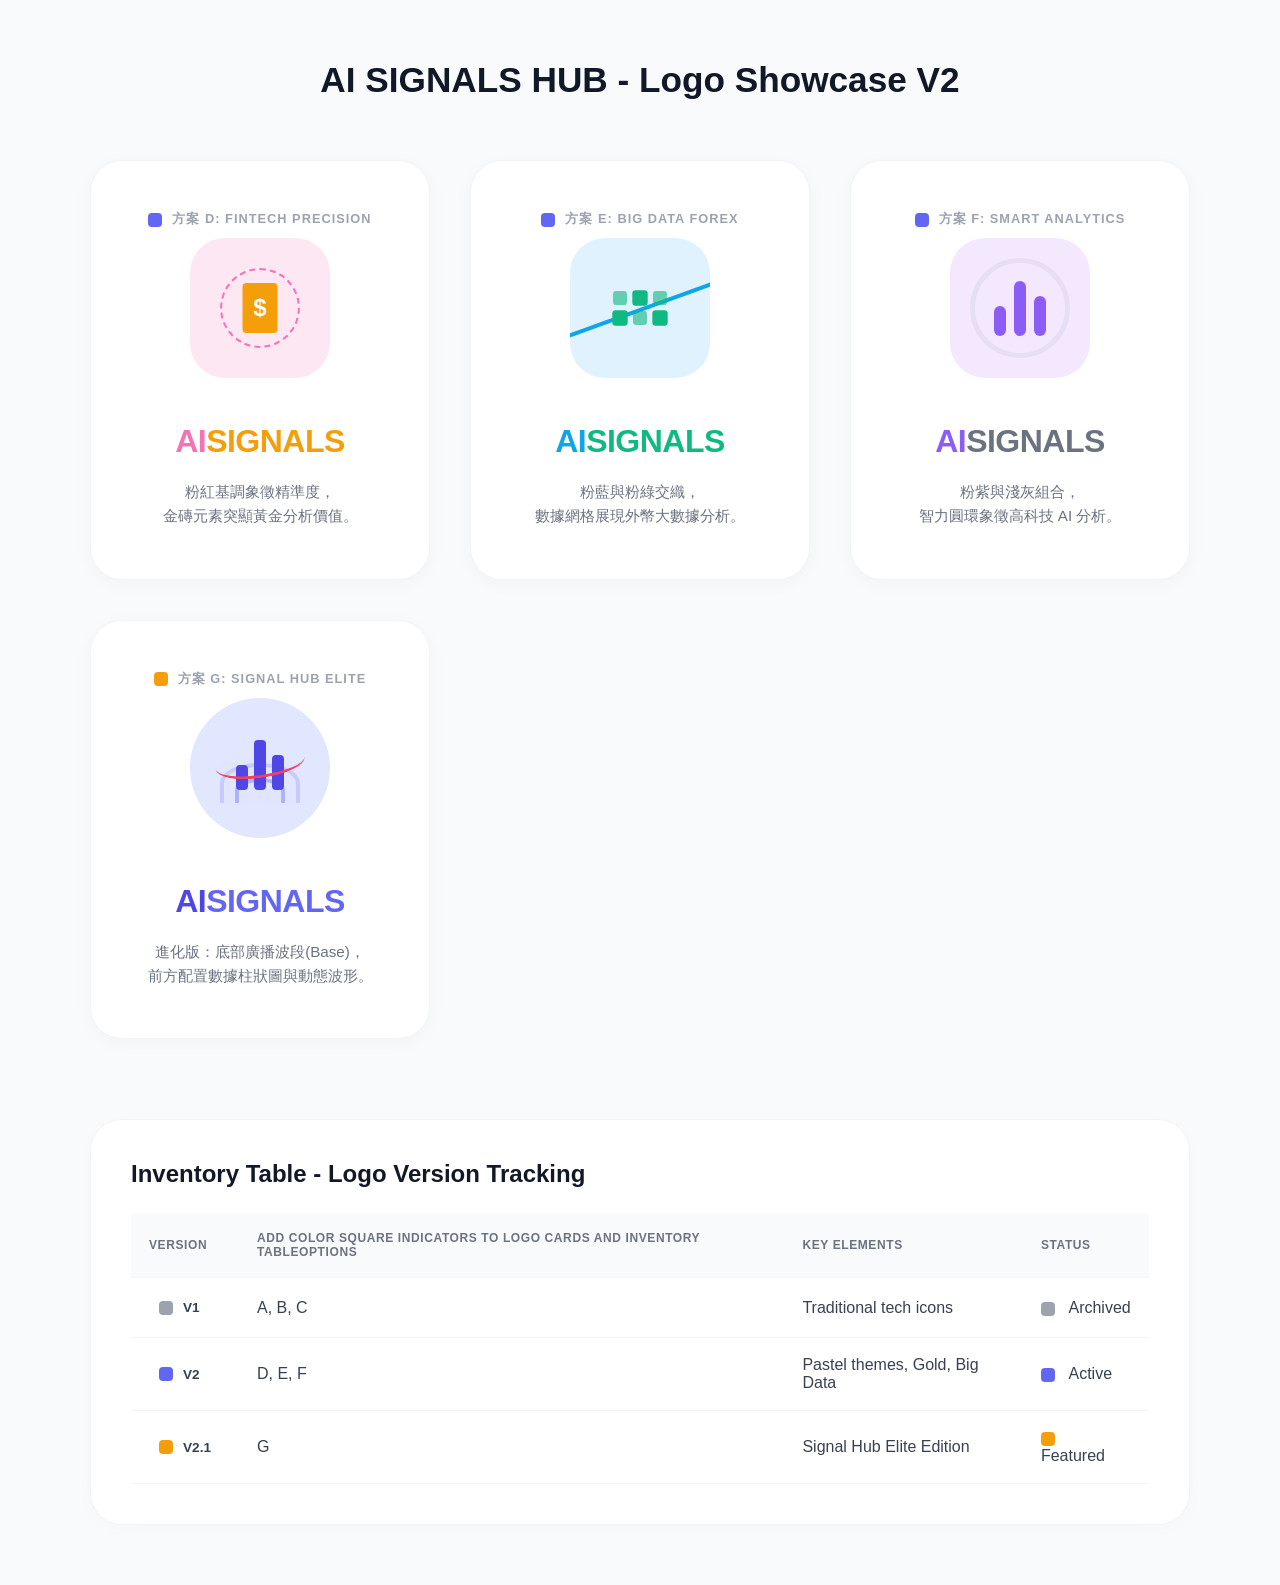
<file: logo-pastel-showcase.html>
<!DOCTYPE html>
<html lang="en">
<head>
    <meta charset="UTF-8">
    <meta name="viewport" content="width=device-width, initial-scale=1.0">
    <title>AI SIGNALS HUB - Pastel Logo Showcase V2 (Elite Edition)</title>
    <style>
        * { margin: 0; padding: 0; box-sizing: border-box; }
        body {
            font-family: -apple-system, BlinkMacSystemFont, 'Segoe UI', Arial, sans-serif;
            background: #F9FAFB;
            min-height: 100vh;
            padding: 60px 20px;
            color: #374151;
        }
        .container { max-width: 1100px; margin: 0 auto; }
        h1 { text-align: center; font-size: 2.2em; margin-bottom: 60px; font-weight: 800; color: #111827; }
        
        .logo-grid {
            display: grid;
            grid-template-columns: repeat(auto-fit, minmax(320px, 1fr));
            gap: 40px;
        }
        
        .logo-card {
            background: white;
            border-radius: 32px;
            padding: 50px 30px;
            box-shadow: 0 4px 20px rgba(0,0,0,0.03);
            display: flex;
            flex-direction: column;
            align-items: center;
            border: 1px solid #F3F4F6;
            transition: transform 0.3s ease;
            position: relative;
        }
        .logo-card:hover { transform: translateY(-5px); }

        /* Color Square Indicator */
        .color-sq {
            display: inline-block;
            width: 14px;
            height: 14px;
            border-radius: 4px;
            margin-right: 10px;
            vertical-align: middle;
        }
        .sq-gray { background: #9CA3AF; }
        .sq-indigo { background: #6366F1; }
        .sq-gold { background: #F59E0B; }

        .icon-wrapper {
            width: 140px;
            height: 140px;
            border-radius: 35px;
            display: flex;
            align-items: center;
            justify-content: center;
            margin-bottom: 35px;
            position: relative;
            overflow: hidden;
        }
        .logo-text { font-size: 2em; font-weight: 900; letter-spacing: -0.5px; margin-top: 10px; }
        
        /* DESIGN D: Fintech Precision */
        .bg-pink { background: #FCE7F3; }
        .d-icon { position: relative; width: 80px; height: 80px; }
        .d-crosshair { position: absolute; width: 100%; height: 100%; border: 2px dashed #F472B6; border-radius: 50%; }
        .d-gold {
            position: absolute; top: 50%; left: 50%; transform: translate(-50%, -50%);
            width: 35px; height: 50px; background: #F59E0B; border-radius: 4px;
            display: flex; align-items: center; justify-content: center;
            color: white; font-weight: bold; font-size: 24px;
        }
        .text-d .ai { color: #F472B6; }
        .text-d .signals { color: #F59E0B; }

        /* DESIGN E: Big Data Forex */
        .bg-blue { background: #E0F2FE; }
        .e-grid { display: grid; grid-template-columns: repeat(3, 1fr); gap: 6px; }
        .e-dot { width: 14px; height: 14px; background: #10B981; border-radius: 3px; opacity: 0.6; }
        .e-dot.active { opacity: 1; transform: scale(1.1); }
        .e-wave { position: absolute; width: 110%; height: 4px; background: #0EA5E9; top: 50%; left: -5%; transform: rotate(-20deg); }
        .text-e .ai { color: #0EA5E9; }
        .text-e .signals { color: #10B981; }

        /* DESIGN F: Smart Analytics */
        .bg-purple { background: #F3E8FF; }
        .f-chart { display: flex; align-items: flex-end; gap: 8px; z-index: 2; }
        .f-bar { width: 12px; background: #8B5CF6; border-radius: 6px; }
        .f-ring { position: absolute; width: 100px; height: 100px; border: 5px solid #9CA3AF; border-radius: 50%; opacity: 0.15; }
        .text-f .ai { color: #8B5CF6; }
        .text-f .signals { color: #6B7280; }

        /* DESIGN G: Signal Hub Elite */
        .bg-indigo { background: #E0E7FF; }
        .g-container { position: relative; width: 100px; height: 100px; display: flex; align-items: center; justify-content: center; }
        .g-signal {
            position: absolute; bottom: 15px; width: 80px; height: 40px;
            border: 4px solid #6366F1; border-bottom: none; border-radius: 50% 50% 0 0;
            opacity: 0.2;
        }
        .g-signal-mid {
            position: absolute; bottom: 15px; width: 50px; height: 25px;
            border: 4px solid #6366F1; border-bottom: none; border-radius: 50% 50% 0 0;
            opacity: 0.4;
        }
        .g-bars { display: flex; align-items: flex-end; gap: 6px; z-index: 5; margin-bottom: 5px; }
        .g-bar { width: 12px; background: #4F46E5; border-radius: 4px; }
        .g-wave {
            position: absolute; top: 30%; width: 90px; height: 30px;
            border-bottom: 3px solid #F43F5E; border-radius: 0 0 50% 50%;
            transform: rotate(-8deg); z-index: 6;
        }
        .text-g .ai { color: #4F46E5; font-weight: 900; }
        .text-g .signals { color: #6366F1; }

        .tag { font-size: 0.8em; font-weight: 700; color: #9CA3AF; margin-bottom: 10px; text-transform: uppercase; letter-spacing: 1px; display: flex; align-items: center; }
        .desc { font-size: 0.95em; color: #6B7280; text-align: center; margin-top: 20px; line-height: 1.6; }

        /* Inventory Table */
        .inventory-section { margin-top: 80px; padding: 40px; background: white; border-radius: 32px; border: 1px solid #F3F4F6; box-shadow: 0 4px 20px rgba(0,0,0,0.02); }
        .inventory-section h2 { margin-bottom: 25px; color: #111827; font-size: 1.5em; }
        table { width: 100%; border-collapse: collapse; margin-top: 10px; }
        th, td { padding: 18px; text-align: left; border-bottom: 1px solid #F3F4F6; }
        th { background: #F9FAFB; color: #6B7280; text-transform: uppercase; font-size: 0.75em; letter-spacing: 0.05em; font-weight: 700; }
        .v-badge { padding: 4px 10px; border-radius: 6px; font-size: 0.85em; font-weight: 600; display: flex; align-items: center; }
    </style>
</head>
<body>
    <div class="container">
        <h1>AI SIGNALS HUB - Logo Showcase V2</h1>
        
        <div class="logo-grid">
            <!-- 方案 D -->
            <div class="logo-card">
                <div class="tag"><span class="color-sq sq-indigo"></span>方案 D: Fintech Precision</div>
                <div class="icon-wrapper bg-pink">
                    <div class="d-icon">
                        <div class="d-crosshair"></div>
                        <div class="d-gold">$</div>
                    </div>
                </div>
                <div class="logo-text text-d">
                    <span class="ai">AI</span><span class="signals">SIGNALS</span>
                </div>
                <p class="desc">粉紅基調象徵精準度，<br>金磚元素突顯黃金分析價值。</p>
            </div>

            <!-- 方案 E -->
            <div class="logo-card">
                <div class="tag"><span class="color-sq sq-indigo"></span>方案 E: Big Data Forex</div>
                <div class="icon-wrapper bg-blue">
                    <div class="e-wave"></div>
                    <div class="e-grid">
                        <div class="e-dot"></div><div class="e-dot active"></div><div class="e-dot"></div>
                        <div class="e-dot active"></div><div class="e-dot"></div><div class="e-dot active"></div>
                    </div>
                </div>
                <div class="logo-text text-e">
                    <span class="ai">AI</span><span class="signals">SIGNALS</span>
                </div>
                <p class="desc">粉藍與粉綠交織，<br>數據網格展現外幣大數據分析。</p>
            </div>

            <!-- 方案 F -->
            <div class="logo-card">
                <div class="tag"><span class="color-sq sq-indigo"></span>方案 F: Smart Analytics</div>
                <div class="icon-wrapper bg-purple">
                    <div class="f-ring"></div>
                    <div class="f-chart">
                        <div class="f-bar" style="height: 30px;"></div>
                        <div class="f-bar" style="height: 55px;"></div>
                        <div class="f-bar" style="height: 40px;"></div>
                    </div>
                </div>
                <div class="logo-text text-f">
                    <span class="ai">AI</span><span class="signals">SIGNALS</span>
                </div>
                <p class="desc">粉紫與淺灰組合，<br>智力圓環象徵高科技 AI 分析。</p>
            </div>

            <!-- 方案 G -->
            <div class="logo-card">
                <div class="tag"><span class="color-sq sq-gold"></span>方案 G: Signal Hub Elite</div>
                <div class="icon-wrapper bg-indigo" style="border-radius: 50%;">
                    <div class="g-container">
                        <div class="g-signal"></div>
                        <div class="g-signal-mid"></div>
                        <div class="g-bars">
                            <div class="g-bar" style="height: 25px;"></div>
                            <div class="g-bar" style="height: 50px;"></div>
                            <div class="g-bar" style="height: 35px;"></div>
                        </div>
                        <div class="g-wave"></div>
                    </div>
                </div>
                <div class="logo-text text-g">
                    <span class="ai">AI</span><span class="signals">SIGNALS</span>
                </div>
                <p class="desc">進化版：底部廣播波段(Base)，<br>前方配置數據柱狀圖與動態波形。</p>
            </div>
        </div>

        <section class="inventory-section">
            <h2>Inventory Table - Logo Version Tracking</h2>
            <table>
                <thead>
                    <tr>
                        <th>Version</th>
                        <th>Add color square indicators to Logo Cards and Inventory TableOptions</th>
                        <th>Key Elements</th>
                        <th>Status</th>
                    </tr>
                </thead>
                <tbody>
                    <tr>
                        <td><span class="v-badge"><span class="color-sq sq-gray"></span> V1</span></td>
                        <td>A, B, C</td>
                        <td>Traditional tech icons</td>
                        <td><span class="color-sq sq-gray"></span> Archived</td>
                    </tr>
                    <tr>
                        <td><span class="v-badge"><span class="color-sq sq-indigo"></span> V2</span></td>
                        <td>D, E, F</td>
                        <td>Pastel themes, Gold, Big Data</td>
                        <td><span class="color-sq sq-indigo"></span> Active</td>
                    </tr>
                    <tr>
                        <td><span class="v-badge"><span class="color-sq sq-gold"></span> V2.1</span></td>
                        <td>G</td>
                        <td>Signal Hub Elite Edition</td>
                        <td><span class="color-sq sq-gold"></span> Featured</td>
                    </tr>
                </tbody>
            </table>
        </section>
    </div>
</body>
</html>
</file>
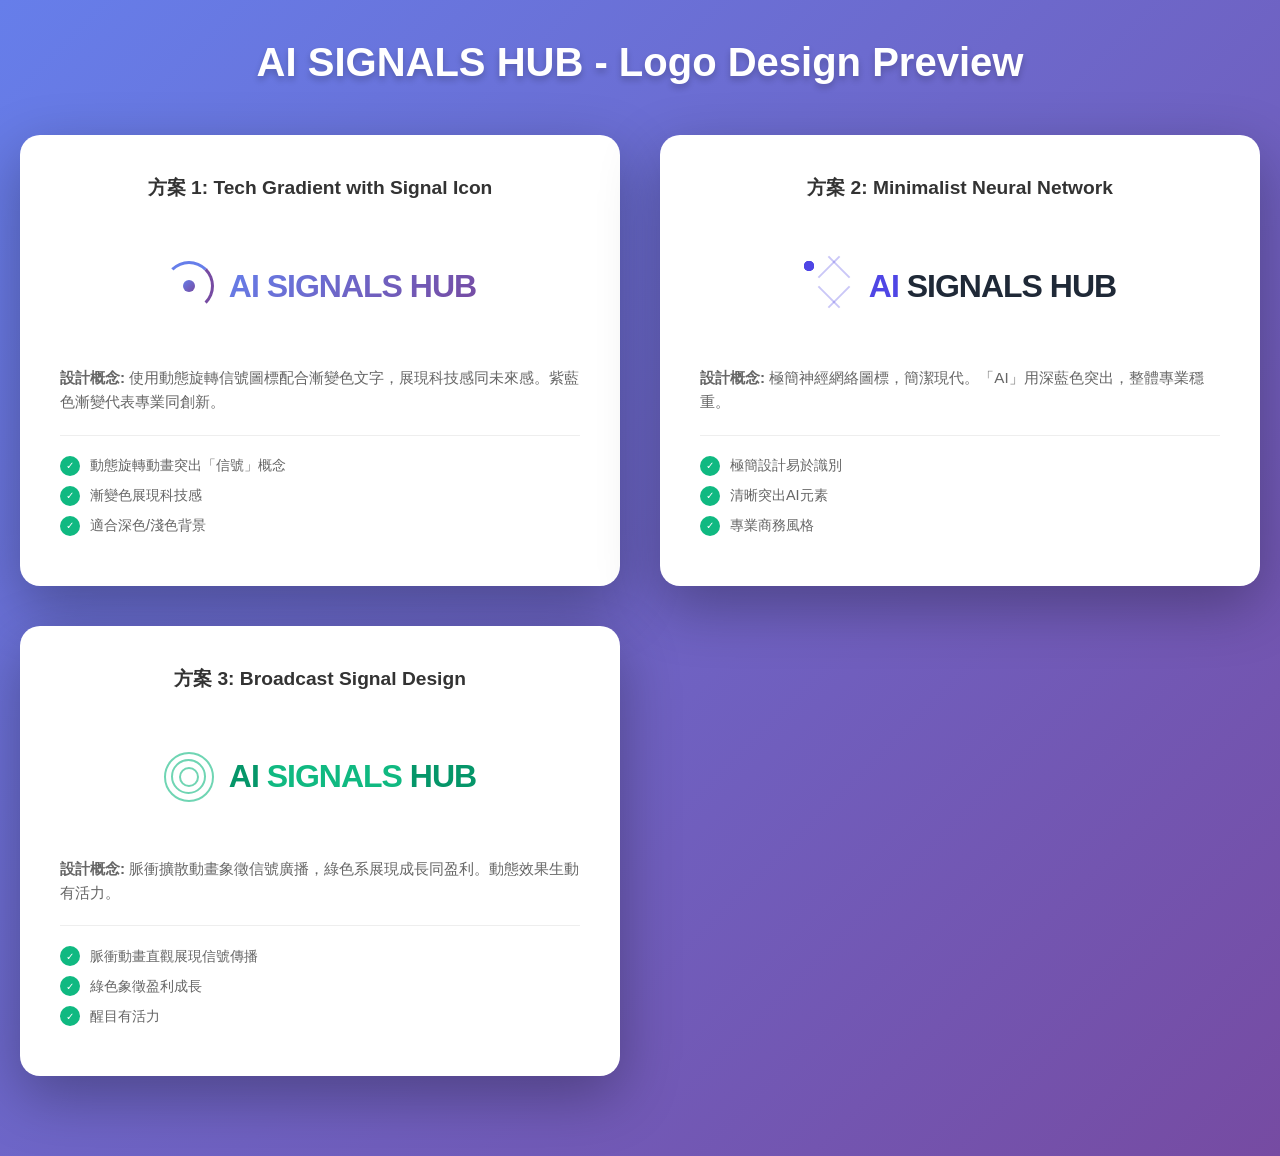
<file: logo-preview.html>
<!DOCTYPE html>
<html lang="en">
<head>
    <meta charset="UTF-8">
    <meta name="viewport" content="width=device-width, initial-scale=1.0">
    <title>AI SIGNALS HUB - Logo Preview</title>
    <style>
        * {
            margin: 0;
            padding: 0;
            box-sizing: border-box;
        }
        
        body {
            font-family: -apple-system, BlinkMacSystemFont, 'Segoe UI', Arial, sans-serif;
            background: linear-gradient(135deg, #667eea 0%, #764ba2 100%);
            min-height: 100vh;
            padding: 40px 20px;
        }
        
        .container {
            max-width: 1400px;
            margin: 0 auto;
        }
        
        h1 {
            text-align: center;
            color: white;
            font-size: 2.5em;
            margin-bottom: 50px;
            text-shadow: 0 4px 6px rgba(0,0,0,0.2);
        }
        
        .logo-grid {
            display: grid;
            grid-template-columns: repeat(auto-fit, minmax(400px, 1fr));
            gap: 40px;
            margin-bottom: 40px;
        }
        
        .logo-card {
            background: white;
            border-radius: 20px;
            padding: 40px;
            box-shadow: 0 20px 60px rgba(0,0,0,0.3);
            transition: transform 0.3s ease;
        }
        
        .logo-card:hover {
            transform: translateY(-10px);
        }
        
        .logo-title {
            font-size: 1.2em;
            font-weight: 600;
            color: #333;
            margin-bottom: 25px;
            text-align: center;
        }
        
        .logo-preview {
            display: flex;
            align-items: center;
            justify-content: center;
            min-height: 120px;
            margin-bottom: 20px;
        }
        
        /* Scheme 1: Tech Gradient with Signal Icon */
        .logo-scheme1 {
            display: flex;
            align-items: center;
            gap: 15px;
        }
        
        .signal-icon {
            width: 50px;
            height: 50px;
            position: relative;
        }
        
        .signal-wave {
            position: absolute;
            width: 100%;
            height: 100%;
            border: 3px solid;
            border-radius: 50%;
            border-color: #667eea transparent transparent transparent;
            animation: rotate 2s linear infinite;
        }
        
        .signal-wave:nth-child(2) {
            border-color: transparent #764ba2 transparent transparent;
            animation-delay: -1s;
        }
        
        .signal-dot {
            position: absolute;
            width: 12px;
            height: 12px;
            background: linear-gradient(135deg, #667eea, #764ba2);
            border-radius: 50%;
            top: 50%;
            left: 50%;
            transform: translate(-50%, -50%);
        }
        
        @keyframes rotate {
            0% { transform: rotate(0deg); }
            100% { transform: rotate(360deg); }
        }
        
        .logo-text-gradient {
            font-size: 2em;
            font-weight: 800;
            background: linear-gradient(135deg, #667eea 0%, #764ba2 100%);
            -webkit-background-clip: text;
            -webkit-text-fill-color: transparent;
            background-clip: text;
            letter-spacing: -1px;
        }
        
        /* Scheme 2: Minimalist Neural Network */
        .logo-scheme2 {
            display: flex;
            align-items: center;
            gap: 15px;
        }
        
        .neural-icon {
            width: 50px;
            height: 50px;
            position: relative;
        }
        
        .neural-node {
            position: absolute;
            width: 10px;
            height: 10px;
            background: #4F46E5;
            border-radius: 50%;
        }
        
        .neural-node:nth-child(1) { top: 0; left: 20px; }
        .neural-node:nth-child(2) { top: 20px; left: 0; }
        .neural-node:nth-child(3) { top: 20px; left: 40px; }
        .neural-node:nth-child(4) { top: 40px; left: 20px; }
        
        .neural-line {
            position: absolute;
            height: 2px;
            background: #4F46E5;
            opacity: 0.3;
        }
        
        .line1 { width: 30px; top: 5px; left: 20px; transform: rotate(45deg); }
        .line2 { width: 30px; top: 5px; left: 10px; transform: rotate(-45deg); }
        .line3 { width: 30px; top: 35px; left: 10px; transform: rotate(45deg); }
        .line4 { width: 30px; top: 35px; left: 20px; transform: rotate(-45deg); }
        
        .logo-text-modern {
            font-size: 2em;
            font-weight: 700;
            color: #1F2937;
            letter-spacing: -1px;
        }
        
        .logo-text-modern .ai {
            color: #4F46E5;
            font-weight: 900;
        }
        
        /* Scheme 3: Broadcast Signal Design */
        .logo-scheme3 {
            display: flex;
            align-items: center;
            gap: 15px;
        }
        
        .broadcast-icon {
            width: 50px;
            height: 50px;
            position: relative;
        }
        
        .broadcast-circle {
            position: absolute;
            border: 2px solid #10B981;
            border-radius: 50%;
            opacity: 0.6;
        }
        
        .broadcast-circle:nth-child(1) {
            width: 20px;
            height: 20px;
            top: 15px;
            left: 15px;
            animation: pulse 2s ease-out infinite;
        }
        
        .broadcast-circle:nth-child(2) {
            width: 35px;
            height: 35px;
            top: 7.5px;
            left: 7.5px;
            animation: pulse 2s ease-out 0.5s infinite;
        }
        
        .broadcast-circle:nth-child(3) {
            width: 50px;
            height: 50px;
            top: 0;
            left: 0;
            animation: pulse 2s ease-out 1s infinite;
        }
        
        @keyframes pulse {
            0% { transform: scale(1); opacity: 0.6; }
            50% { opacity: 0.3; }
            100% { transform: scale(1.5); opacity: 0; }
        }
        
        .logo-text-bold {
            font-size: 2em;
            font-weight: 800;
            color: #059669;
            letter-spacing: -1px;
        }
        
        .logo-text-bold .signals {
            color: #10B981;
        }
        
        .description {
            color: #666;
            line-height: 1.6;
            margin-top: 15px;
            font-size: 0.95em;
        }
        
        .features {
            margin-top: 20px;
            padding-top: 20px;
            border-top: 1px solid #eee;
        }
        
        .feature-item {
            display: flex;
            align-items: center;
            gap: 10px;
            margin-bottom: 10px;
            font-size: 0.9em;
            color: #666;
        }
        
        .feature-icon {
            width: 20px;
            height: 20px;
            background: #10B981;
            border-radius: 50%;
            display: flex;
            align-items: center;
            justify-content: center;
            color: white;
            font-size: 0.7em;
            flex-shrink: 0;
        }
    </style>
</head>
<body>
    <div class="container">
        <h1>AI SIGNALS HUB - Logo Design Preview</h1>
        
        <div class="logo-grid">
            <!-- Scheme 1: Tech Gradient -->
            <div class="logo-card">
                <div class="logo-title">方案 1: Tech Gradient with Signal Icon</div>
                <div class="logo-preview">
                    <div class="logo-scheme1">
                        <div class="signal-icon">
                            <div class="signal-wave"></div>
                            <div class="signal-wave"></div>
                            <div class="signal-dot"></div>
                        </div>
                        <div class="logo-text-gradient">AI SIGNALS HUB</div>
                    </div>
                </div>
                <div class="description">
                    <strong>設計概念:</strong> 使用動態旋轉信號圖標配合漸變色文字，展現科技感同未來感。紫藍色漸變代表專業同創新。
                </div>
                <div class="features">
                    <div class="feature-item">
                        <div class="feature-icon">✓</div>
                        <span>動態旋轉動畫突出「信號」概念</span>
                    </div>
                    <div class="feature-item">
                        <div class="feature-icon">✓</div>
                        <span>漸變色展現科技感</span>
                    </div>
                    <div class="feature-item">
                        <div class="feature-icon">✓</div>
                        <span>適合深色/淺色背景</span>
                    </div>
                </div>
            </div>
            
            <!-- Scheme 2: Minimalist Neural -->
            <div class="logo-card">
                <div class="logo-title">方案 2: Minimalist Neural Network</div>
                <div class="logo-preview">
                    <div class="logo-scheme2">
                        <div class="neural-icon">
                            <div class="neural-line line1"></div>
                            <div class="neural-line line2"></div>
                            <div class="neural-line line3"></div>
                            <div class="neural-line line4"></div>
                            <div class="neural-node"></div>
                            <div class="neural-node"></div>
                            <div class="neural-node"></div>
                            <div class="neural-node"></div>
                        </div>
                        <div class="logo-text-modern">
                            <span class="ai">AI</span> SIGNALS HUB
                        </div>
                    </div>
                </div>
                <div class="description">
                    <strong>設計概念:</strong> 極簡神經網絡圖標，簡潔現代。「AI」用深藍色突出，整體專業穩重。
                </div>
                <div class="features">
                    <div class="feature-item">
                        <div class="feature-icon">✓</div>
                        <span>極簡設計易於識別</span>
                    </div>
                    <div class="feature-item">
                        <div class="feature-icon">✓</div>
                        <span>清晰突出AI元素</span>
                    </div>
                    <div class="feature-item">
                        <div class="feature-icon">✓</div>
                        <span>專業商務風格</span>
                    </div>
                </div>
            </div>
            
            <!-- Scheme 3: Broadcast Signal -->
            <div class="logo-card">
                <div class="logo-title">方案 3: Broadcast Signal Design</div>
                <div class="logo-preview">
                    <div class="logo-scheme3">
                        <div class="broadcast-icon">
                            <div class="broadcast-circle"></div>
                            <div class="broadcast-circle"></div>
                            <div class="broadcast-circle"></div>
                        </div>
                        <div class="logo-text-bold">
                            AI <span class="signals">SIGNALS</span> HUB
                        </div>
                    </div>
                </div>
                <div class="description">
                    <strong>設計概念:</strong> 脈衝擴散動畫象徵信號廣播，綠色系展現成長同盈利。動態效果生動有活力。
                </div>
                <div class="features">
                    <div class="feature-item">
                        <div class="feature-icon">✓</div>
                        <span>脈衝動畫直觀展現信號傳播</span>
                    </div>
                    <div class="feature-item">
                        <div class="feature-icon">✓</div>
                        <span>綠色象徵盈利成長</span>
                    </div>
                    <div class="feature-item">
                        <div class="feature-icon">✓</div>
                        <span>醒目有活力</span>
                    </div>
                </div>
            </div>
        </div>
    </div>
</body>
</html>
</file>
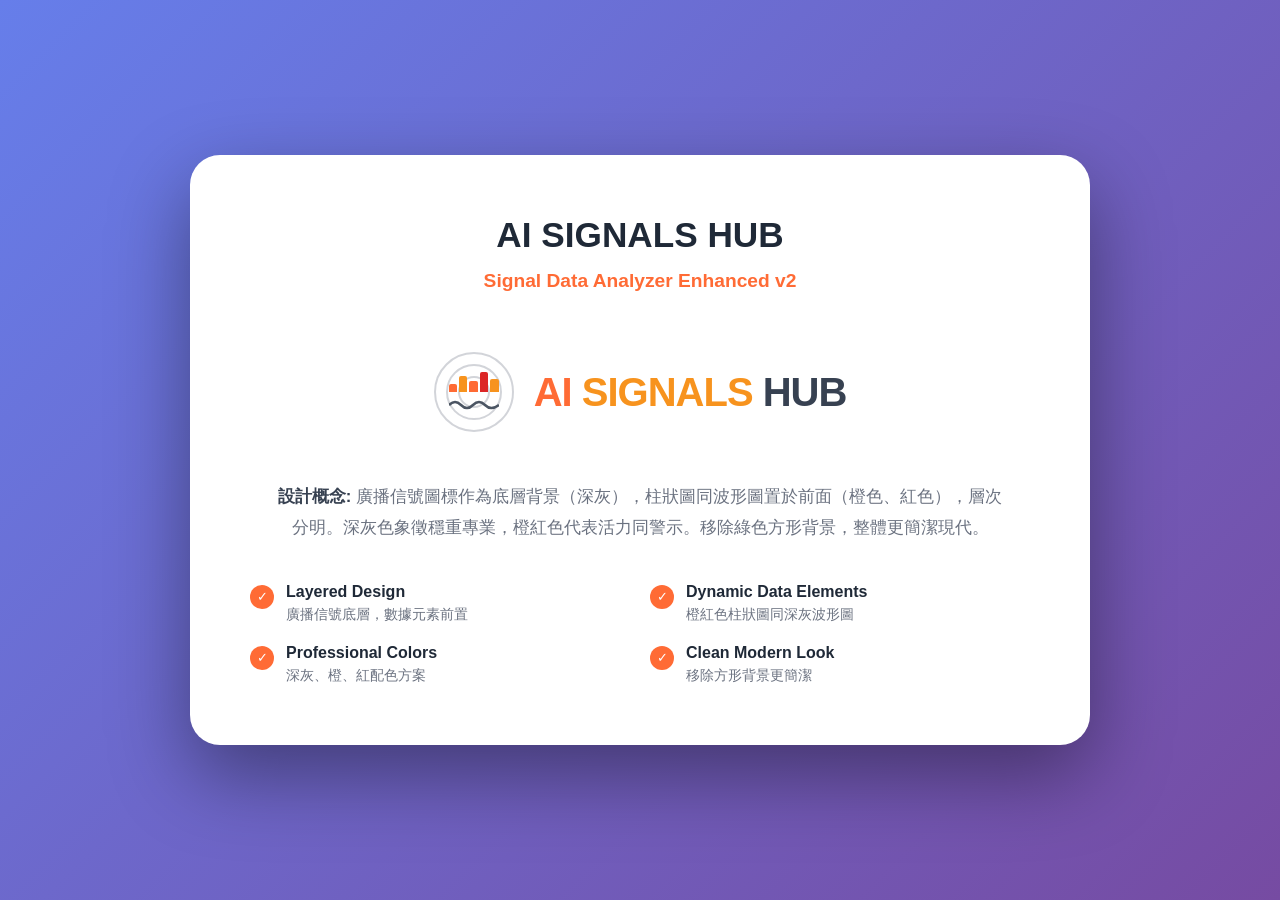
<file: logo-scheme3-enhanced.html>
<!DOCTYPE html>
<html lang="en">
<head>
    <meta charset="UTF-8">
    <meta name="viewport" content="width=device-width, initial-scale=1.0">
    <title>AI SIGNALS HUB - Logo Scheme 3 Enhanced v2</title>
    <style>
        * {
            margin: 0;
            padding: 0;
            box-sizing: border-box;
        }
        
        body {
            font-family: -apple-system, BlinkMacSystemFont, 'Segoe UI', Arial, sans-serif;
            background: linear-gradient(135deg, #667eea 0%, #764ba2 100%);
            min-height: 100vh;
            padding: 40px 20px;
            display: flex;
            align-items: center;
            justify-content: center;
        }
        
        .container {
            max-width: 900px;
            background: white;
            border-radius: 30px;
            padding: 60px;
            box-shadow: 0 30px 80px rgba(0,0,0,0.4);
        }
        
        h1 {
            text-align: center;
            color: #1F2937;
            font-size: 2.2em;
            margin-bottom: 15px;
        }
        
        .subtitle {
            text-align: center;
            color: #FF6B35;
            font-size: 1.2em;
            font-weight: 600;
            margin-bottom: 50px;
        }
        
        /* Enhanced Logo Design */
        .logo-container {
            display: flex;
            align-items: center;
            justify-content: center;
            gap: 20px;
            margin-bottom: 40px;
            flex-wrap: wrap;
            position: relative;
            min-height: 100px;
        }
        
        .logo-icon-wrapper {
            position: relative;
            width: 80px;
            height: 80px;
        }
        
        /* Broadcast Signal Icon (Background/底層) */
        .broadcast-icon {
            width: 80px;
            height: 80px;
            position: absolute;
            top: 0;
            left: 0;
            z-index: 1;
        }
        
        .broadcast-circle {
            position: absolute;
            border: 2px solid #6B7280;
            border-radius: 50%;
            opacity: 0.3;
        }
        
        .broadcast-circle:nth-child(1) {
            width: 32px;
            height: 32px;
            top: 24px;
            left: 24px;
            animation: pulse 2s ease-out infinite;
        }
        
        .broadcast-circle:nth-child(2) {
            width: 56px;
            height: 56px;
            top: 12px;
            left: 12px;
            animation: pulse 2s ease-out 0.5s infinite;
        }
        
        .broadcast-circle:nth-child(3) {
            width: 80px;
            height: 80px;
            top: 0;
            left: 0;
            animation: pulse 2s ease-out 1s infinite;
        }
        
        @keyframes pulse {
            0% { transform: scale(1); opacity: 0.3; }
            50% { opacity: 0.15; }
            100% { transform: scale(1.3); opacity: 0; }
        }
        
        /* Data Analyzer Elements (前面/Foreground) */
        .analyzer-elements {
            position: absolute;
            width: 60px;
            height: 60px;
            top: 10px;
            left: 10px;
            z-index: 10;
        }
        
        /* Bar Chart */
        .bar-chart {
            position: absolute;
            top: 5px;
            left: 5px;
            right: 5px;
            display: flex;
            align-items: flex-end;
            gap: 2px;
            height: 25px;
        }
        
        .bar {
            flex: 1;
            border-radius: 2px 2px 0 0;
            animation: barGrow 1.5s ease-in-out infinite;
        }
        
        .bar:nth-child(1) { background: #FF6B35; height: 35%; animation-delay: 0s; }
        .bar:nth-child(2) { background: #F7931E; height: 65%; animation-delay: 0.2s; }
        .bar:nth-child(3) { background: #FF6B35; height: 45%; animation-delay: 0.4s; }
        .bar:nth-child(4) { background: #DC2626; height: 80%; animation-delay: 0.6s; }
        .bar:nth-child(5) { background: #F7931E; height: 55%; animation-delay: 0.8s; }
        
        @keyframes barGrow {
            0%, 100% { transform: scaleY(0.9); opacity: 0.7; }
            50% { transform: scaleY(1.05); opacity: 1; }
        }
        
        /* Waveform */
        .waveform {
            position: absolute;
            bottom: 8px;
            left: 5px;
            right: 5px;
            height: 18px;
        }
        
        .wave-path {
            stroke: #4B5563;
            stroke-width: 2.5;
            fill: none;
            animation: waveAnimation 2s ease-in-out infinite;
        }
        
        @keyframes waveAnimation {
            0%, 100% { opacity: 0.5; stroke-dashoffset: 0; }
            50% { opacity: 0.9; }
        }
        
        /* Logo Text */
        .logo-text {
            font-size: 2.5em;
            font-weight: 800;
            color: #374151;
            letter-spacing: -1px;
        }
        
        .logo-text .ai {
            color: #FF6B35;
        }
        
        .logo-text .signals {
            color: #F7931E;
            font-weight: 900;
        }
        
        /* Features */
        .features {
            display: grid;
            grid-template-columns: repeat(auto-fit, minmax(250px, 1fr));
            gap: 20px;
            margin-top: 40px;
        }
        
        .feature-item {
            display: flex;
            align-items: flex-start;
            gap: 12px;
        }
        
        .feature-icon {
            width: 24px;
            height: 24px;
            background: #FF6B35;
            border-radius: 50%;
            display: flex;
            align-items: center;
            justify-content: center;
            color: white;
            font-size: 0.8em;
            flex-shrink: 0;
            margin-top: 2px;
        }
        
        .feature-text {
            flex: 1;
        }
        
        .feature-text strong {
            color: #1F2937;
            display: block;
            margin-bottom: 4px;
        }
        
        .feature-text span {
            color: #6B7280;
            font-size: 0.9em;
        }
        
        .description {
            text-align: center;
            color: #6B7280;
            line-height: 1.8;
            font-size: 1.05em;
            padding: 0 20px;
        }
        
        .description strong {
            color: #374151;
        }
    </style>
</head>
<body>
    <div class="container">
        <h1>AI SIGNALS HUB</h1>
        <div class="subtitle">Signal Data Analyzer Enhanced v2</div>
        
        <div class="logo-container">
            <!-- Logo Icon Wrapper -->
            <div class="logo-icon-wrapper">
                <!-- Broadcast Signal Icon (底層/Background) -->
                <div class="broadcast-icon">
                    <div class="broadcast-circle"></div>
                    <div class="broadcast-circle"></div>
                    <div class="broadcast-circle"></div>
                </div>
                
                <!-- Data Analyzer Elements (前面/Foreground) -->
                <div class="analyzer-elements">
                    <!-- Bar Chart -->
                    <div class="bar-chart">
                        <div class="bar"></div>
                        <div class="bar"></div>
                        <div class="bar"></div>
                        <div class="bar"></div>
                        <div class="bar"></div>
                    </div>
                    
                    <!-- Waveform -->
                    <svg class="waveform" viewBox="0 0 50 18">
                        <path class="wave-path" d="M 0 9 Q 6 3, 12 9 T 24 9 T 36 9 T 50 9"/>
                    </svg>
                </div>
            </div>
            
            <!-- Logo Text -->
            <div class="logo-text">
                <span class="ai">AI</span> <span class="signals">SIGNALS</span> HUB
            </div>
        </div>
        
        <div class="description">
            <strong>設計概念:</strong> 廣播信號圖標作為底層背景（深灰），柱狀圖同波形圖置於前面（橙色、紅色），層次分明。深灰色象徵穩重專業，橙紅色代表活力同警示。移除綠色方形背景，整體更簡潔現代。
        </div>
        
        <div class="features">
            <div class="feature-item">
                <div class="feature-icon">✓</div>
                <div class="feature-text">
                    <strong>Layered Design</strong>
                    <span>廣播信號底層，數據元素前置</span>
                </div>
            </div>
             
            <div class="feature-item">
                <div class="feature-icon">✓</div>
                <div class="feature-text">
                    <strong>Dynamic Data Elements</strong>
                    <span>橙紅色柱狀圖同深灰波形圖</span>
                </div>
            </div>
            
            <div class="feature-item">
                <div class="feature-icon">✓</div>
                <div class="feature-text">
                    <strong>Professional Colors</strong>
                    <span>深灰、橙、紅配色方案</span>
                </div>
            </div>
            
            <div class="feature-item">
                <div class="feature-icon">✓</div>
                <div class="feature-text">
                    <strong>Clean Modern Look</strong>
                    <span>移除方形背景更簡潔</span>
                </div>
            </div>
        </div>
    </div>
</body>
</html>
</file>
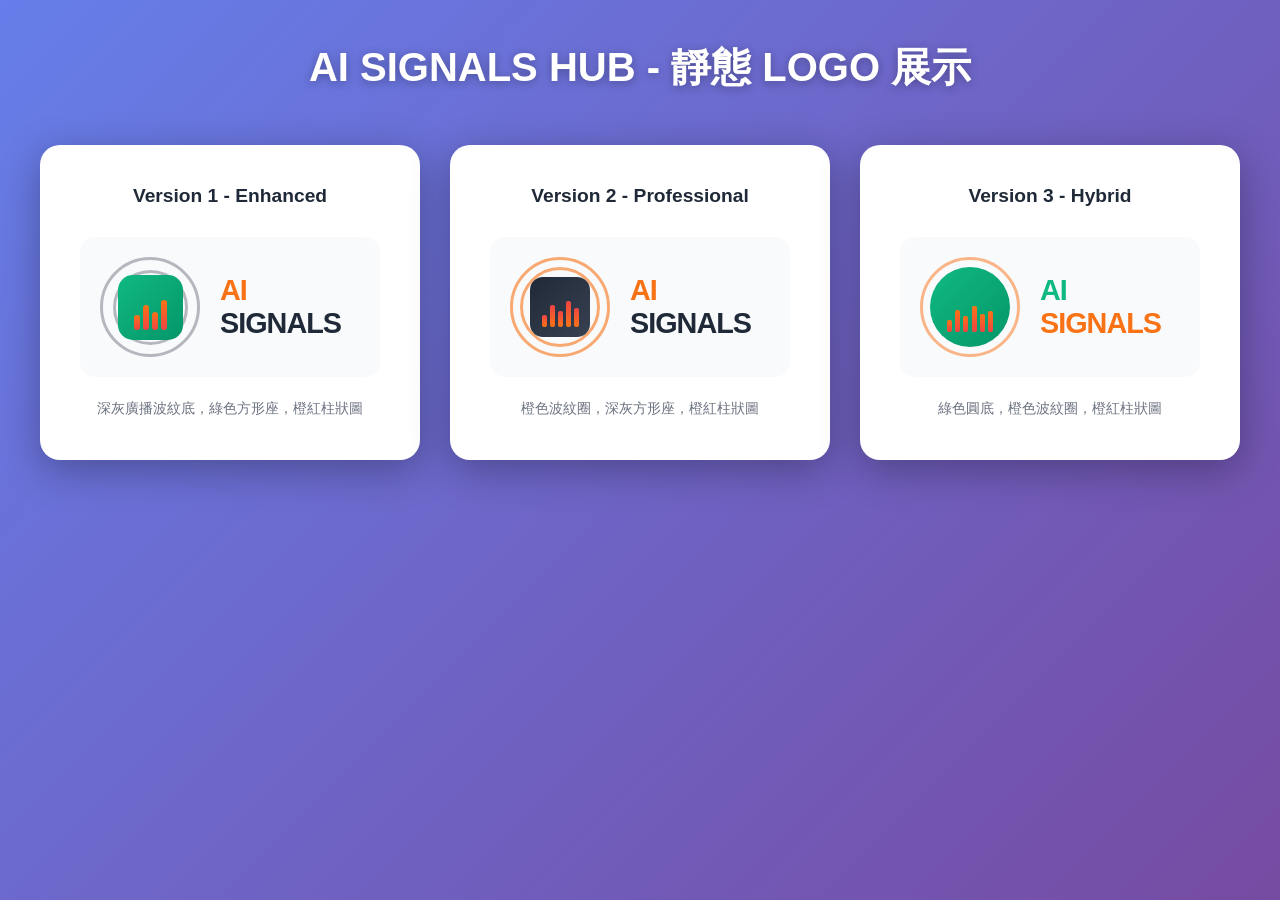
<file: logo-static.html>
<!DOCTYPE html>
<html lang="en">
<head>
    <meta charset="UTF-8">
    <meta name="viewport" content="width=device-width, initial-scale=1.0">
    <title>AI SIGNALS HUB - Static Logo Showcase</title>
    <style>
        * {
            margin: 0;
            padding: 0;
            box-sizing: border-box;
        }

        body {
            font-family: -apple-system, BlinkMacSystemFont, 'Segoe UI', Arial, sans-serif;
            background: linear-gradient(135deg, #667eea 0%, #764ba2 100%);
            min-height: 100vh;
            padding: 40px 20px;
        }

        .container {
            max-width: 1200px;
            margin: 0 auto;
        }

        h1 {
            text-align: center;
            color: white;
            font-size: 2.5em;
            margin-bottom: 50px;
            text-shadow: 0 2px 10px rgba(0,0,0,0.3);
        }

        .logo-grid {
            display: grid;
            grid-template-columns: repeat(auto-fit, minmax(350px, 1fr));
            gap: 30px;
        }

        .logo-card {
            background: white;
            border-radius: 20px;
            padding: 40px;
            box-shadow: 0 10px 40px rgba(0,0,0,0.3);
        }

        .logo-title {
            text-align: center;
            color: #1F2937;
            font-size: 1.2em;
            margin-bottom: 30px;
            font-weight: 600;
        }

        .logo-display {
            display: flex;
            align-items: center;
            justify-content: center;
            gap: 20px;
            margin-bottom: 20px;
            padding: 20px;
            background: #F9FAFB;
            border-radius: 15px;
        }

        /* Version 1 - Gray waves, orange bars, green base */
        .logo-v1 {
            position: relative;
            width: 100px;
            height: 100px;
            flex-shrink: 0;
        }

        .v1-wave {
            position: absolute;
            border-radius: 50%;
            border: 3px solid #4B5563;
            opacity: 0.4;
        }

        .v1-wave-1 {
            width: 100px;
            height: 100px;
            top: 0;
            left: 0;
        }

        .v1-wave-2 {
            width: 75px;
            height: 75px;
            top: 12.5px;
            left: 12.5px;
        }

        .v1-base {
            position: absolute;
            width: 65px;
            height: 65px;
            background: linear-gradient(135deg, #10B981, #059669);
            border-radius: 15px;
            top: 17.5px;
            left: 17.5px;
            display: flex;
            align-items: flex-end;
            justify-content: center;
            padding: 10px;
            gap: 3px;
        }

        .v1-bar {
            width: 6px;
            border-radius: 3px;
            background: linear-gradient(to top, #EF4444, #F97316);
        }

        .v1-bar-1 { height: 15px; }
        .v1-bar-2 { height: 25px; }
        .v1-bar-3 { height: 18px; }
        .v1-bar-4 { height: 30px; }

        /* Version 2 - Orange waves, gray base, orange bars */
        .logo-v2 {
            position: relative;
            width: 100px;
            height: 100px;
            flex-shrink: 0;
        }

        .v2-wave {
            position: absolute;
            border-radius: 50%;
            border: 3px solid #F97316;
            opacity: 0.6;
        }

        .v2-wave-1 {
            width: 100px;
            height: 100px;
            top: 0;
            left: 0;
        }

        .v2-wave-2 {
            width: 80px;
            height: 80px;
            top: 10px;
            left: 10px;
        }

        .v2-base {
            position: absolute;
            width: 60px;
            height: 60px;
            background: linear-gradient(135deg, #1F2937, #374151);
            border-radius: 13px;
            top: 20px;
            left: 20px;
            display: flex;
            align-items: flex-end;
            justify-content: center;
            padding: 10px;
            gap: 3px;
        }

        .v2-bar {
            width: 5px;
            border-radius: 2px;
            background: linear-gradient(to top, #F97316, #EF4444);
        }

        .v2-bar-1 { height: 12px; }
        .v2-bar-2 { height: 22px; }
        .v2-bar-3 { height: 16px; }
        .v2-bar-4 { height: 26px; }
        .v2-bar-5 { height: 19px; }

        /* Version 3 - Green base, orange waves, orange bars */
        .logo-v3 {
            position: relative;
            width: 100px;
            height: 100px;
            flex-shrink: 0;
        }

        .v3-circle {
            position: absolute;
            width: 80px;
            height: 80px;
            background: linear-gradient(135deg, #10B981, #059669);
            border-radius: 50%;
            top: 10px;
            left: 10px;
        }

        .v3-wave {
            position: absolute;
            border-radius: 50%;
            border: 3px solid #F97316;
            opacity: 0.5;
        }

        .v3-wave-1 {
            width: 100px;
            height: 100px;
            top: 0;
            left: 0;
        }

        .v3-data {
            position: absolute;
            width: 50px;
            height: 50px;
            top: 25px;
            left: 25px;
            display: flex;
            align-items: flex-end;
            justify-content: space-around;
            z-index: 10;
        }

        .v3-bar {
            width: 5px;
            border-radius: 2px;
            background: linear-gradient(to top, #EF4444, #F97316);
        }

        .v3-bar-1 { height: 12px; }
        .v3-bar-2 { height: 22px; }
        .v3-bar-3 { height: 16px; }
        .v3-bar-4 { height: 26px; }
        .v3-bar-5 { height: 18px; }
        .v3-bar-6 { height: 21px; }

        .logo-text {
            font-size: 1.8em;
            font-weight: 800;
            letter-spacing: -1px;
        }

        .logo-text.v1 .ai { color: #F97316; }
        .logo-text.v1 .signals { color: #1F2937; }
        .logo-text.v1 .hub { color: #1F2937; }

        .logo-text.v2 .ai { color: #F97316; }
        .logo-text.v2 .signals { color: #1F2937; }
        .logo-text.v2 .hub { color: #374151; }

        .logo-text.v3 .ai { color: #10B981; }
        .logo-text.v3 .signals { color: #F97316; }
        .logo-text.v3 .hub { color: #1F2937; }

        .description {
            text-align: center;
            color: #6B7280;
            font-size: 0.9em;
            line-height: 1.6;
            padding: 0 10px;
        }
    </style>
</head>
<body>
    <div class="container">
        <h1>AI SIGNALS HUB - 靜態 LOGO 展示</h1>
        
        <div class="logo-grid">
            <!-- Version 1 -->
            <div class="logo-card">
                <div class="logo-title">Version 1 - Enhanced</div>
                <div class="logo-display">
                    <div class="logo-v1">
                        <div class="v1-wave v1-wave-1"></div>
                        <div class="v1-wave v1-wave-2"></div>
                        <div class="v1-base">
                            <div class="v1-bar v1-bar-1"></div>
                            <div class="v1-bar v1-bar-2"></div>
                            <div class="v1-bar v1-bar-3"></div>
                            <div class="v1-bar v1-bar-4"></div>
                        </div>
                    </div>
                    <div class="logo-text v1">
                        <span class="ai">AI</span> <span class="signals">SIGNALS</span>
                    </div>
                </div>
                <p class="description">
                    深灰廣播波紋底，綠色方形座，橙紅柱狀圖
                </p>
            </div>

            <!-- Version 2 -->
            <div class="logo-card">
                <div class="logo-title">Version 2 - Professional</div>
                <div class="logo-display">
                    <div class="logo-v2">
                        <div class="v2-wave v2-wave-1"></div>
                        <div class="v2-wave v2-wave-2"></div>
                        <div class="v2-base">
                            <div class="v2-bar v2-bar-1"></div>
                            <div class="v2-bar v2-bar-2"></div>
                            <div class="v2-bar v2-bar-3"></div>
                            <div class="v2-bar v2-bar-4"></div>
                            <div class="v2-bar v2-bar-5"></div>
                        </div>
                    </div>
                    <div class="logo-text v2">
                        <span class="ai">AI</span> <span class="signals">SIGNALS</span>
                    </div>
                </div>
                <p class="description">
                    橙色波紋圈，深灰方形座，橙紅柱狀圖
                </p>
            </div>

            <!-- Version 3 -->
            <div class="logo-card">
                <div class="logo-title">Version 3 - Hybrid</div>
                <div class="logo-display">
                    <div class="logo-v3">
                        <div class="v3-circle"></div>
                        <div class="v3-wave v3-wave-1"></div>
                        <div class="v3-data">
                            <div class="v3-bar v3-bar-1"></div>
                            <div class="v3-bar v3-bar-2"></div>
                            <div class="v3-bar v3-bar-3"></div>
                            <div class="v3-bar v3-bar-4"></div>
                            <div class="v3-bar v3-bar-5"></div>
                            <div class="v3-bar v3-bar-6"></div>
                        </div>
                    </div>
                    <div class="logo-text v3">
                        <span class="ai">AI</span> <span class="signals">SIGNALS</span>
                    </div>
                </div>
                <p class="description">
                    綠色圓底，橙色波紋圈，橙紅柱狀圖
                </p>
            </div>
        </div>
    </div>
</body>
</html>
</file>
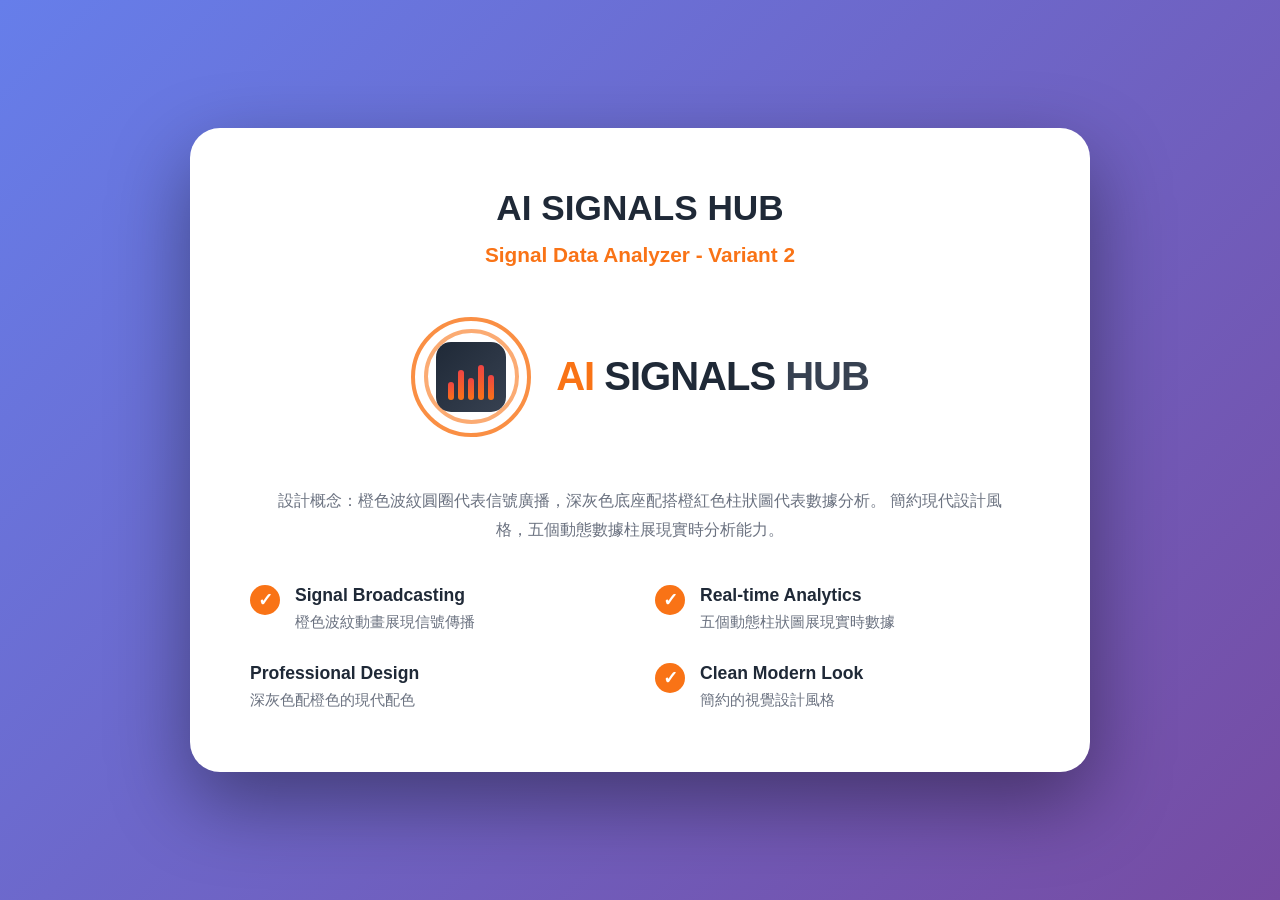
<file: logo-variant-2.html>
<!DOCTYPE html>
<html lang="en">
<head>
    <meta charset="UTF-8">
    <meta name="viewport" content="width=device-width, initial-scale=1.0">
    <title>AI SIGNALS HUB - Logo Variant 2</title>
    <style>
        * {
            margin: 0;
            padding: 0;
            box-sizing: border-box;
        }

        body {
            font-family: -apple-system, BlinkMacSystemFont, 'Segoe UI', Arial, sans-serif;
            background: linear-gradient(135deg, #667eea 0%, #764ba2 100%);
            min-height: 100vh;
            padding: 40px 20px;
            display: flex;
            align-items: center;
            justify-content: center;
        }

        .container {
            max-width: 900px;
            background: white;
            border-radius: 30px;
            padding: 60px;
            box-shadow: 0 30px 80px rgba(0,0,0,0.4);
        }

        h1 {
            text-align: center;
            color: #1F2937;
            font-size: 2.2em;
            margin-bottom: 15px;
            font-weight: 700;
        }

        .subtitle {
            text-align: center;
            color: #F97316;
            font-size: 1.3em;
            margin-bottom: 50px;
            font-weight: 600;
        }

        .logo-container {
            display: flex;
            align-items: center;
            justify-content: center;
            gap: 25px;
            margin-bottom: 50px;
        }

        .logo-icon {
            position: relative;
            width: 120px;
            height: 120px;
        }

        /* Circular waves - orange gradient */
        .signal-wave {
            position: absolute;
            border-radius: 50%;
            border: 4px solid;
            border-color: #F97316;
        }

        .wave-1 {
            width: 120px;
            height: 120px;
            top: 0;
            left: 0;
            opacity: 0.8;
            animation: ripple 2s ease-out infinite;
        }

        .wave-2 {
            width: 95px;
            height: 95px;
            top: 12.5px;
            left: 12.5px;
            opacity: 0.6;
            animation: ripple 2s ease-out infinite 0.4s;
        }

        .wave-3 {
            width: 70px;
            height: 70px;
            top: 25px;
            left: 25px;
            opacity: 0.4;
            animation: ripple 2s ease-out infinite 0.8s;
        }

        @keyframes ripple {
            0% {
                transform: scale(0.7);
                opacity: 1;
            }
            100% {
                transform: scale(1.2);
                opacity: 0;
            }
        }

        /* Center icon with data bars */
        .icon-center {
            position: absolute;
            width: 70px;
            height: 70px;
            background: linear-gradient(135deg, #1F2937 0%, #374151 100%);
            border-radius: 15px;
            top: 50%;
            left: 50%;
            transform: translate(-50%, -50%);
            display: flex;
            align-items: flex-end;
            justify-content: center;
            padding: 12px;
            gap: 4px;
            z-index: 10;
        }

        /* Data bars - orange to red gradient */
        .data-bar {
            width: 7px;
            border-radius: 3px;
            background: linear-gradient(to top, #F97316, #EF4444);
            animation: dataFlow 1.8s ease-in-out infinite;
        }

        .bar-1 { height: 18px; animation-delay: 0s; }
        .bar-2 { height: 30px; animation-delay: 0.2s; }
        .bar-3 { height: 22px; animation-delay: 0.4s; }
        .bar-4 { height: 35px; animation-delay: 0.6s; }
        .bar-5 { height: 25px; animation-delay: 0.8s; }

        @keyframes dataFlow {
            0%, 100% { 
                opacity: 0.7;
                transform: scaleY(1);
            }
            50% { 
                opacity: 1;
                transform: scaleY(1.15);
            }
        }

        .logo-text {
            font-size: 2.5em;
            font-weight: 800;
            letter-spacing: -1px;
        }

        .logo-text .ai {
            color: #F97316;
        }

        .logo-text .signals {
            color: #1F2937;
        }

        .logo-text .hub {
            color: #374151;
        }

        .description {
            text-align: center;
            color: #6B7280;
            font-size: 1em;
            line-height: 1.8;
            margin-bottom: 40px;
            padding: 0 20px;
        }

        .features {
            display: grid;
            grid-template-columns: repeat(2, 1fr);
            gap: 30px;
        }

        .feature {
            display: flex;
            gap: 15px;
            align-items: flex-start;
        }

        .feature-icon {
            width: 30px;
            height: 30px;
            background: #F97316;
            border-radius: 50%;
            display: flex;
            align-items: center;
            justify-content: center;
            flex-shrink: 0;
        }

        .feature-icon::after {
            content: '✓';
            color: white;
            font-size: 18px;
            font-weight: bold;
        }

        .feature-content h3 {
            color: #1F2937;
            font-size: 1.1em;
            margin-bottom: 5px;
            font-weight: 700;
        }

        .feature-content p {
            color: #6B7280;
            font-size: 0.95em;
            line-height: 1.5;
        }
    </style>
</head>
<body>
    <div class="container">
        <h1>AI SIGNALS HUB</h1>
        <div class="subtitle">Signal Data Analyzer - Variant 2</div>
        
        <div class="logo-container">
            <div class="logo-icon">
                <!-- Signal waves -->
                <div class="signal-wave wave-1"></div>
                <div class="signal-wave wave-2"></div>
                <div class="signal-wave wave-3"></div>
                
                <!-- Center icon with data bars -->
                <div class="icon-center">
                    <div class="data-bar bar-1"></div>
                    <div class="data-bar bar-2"></div>
                    <div class="data-bar bar-3"></div>
                    <div class="data-bar bar-4"></div>
                    <div class="data-bar bar-5"></div>
                </div>
            </div>
            
            <div class="logo-text">
                <span class="ai">AI</span> <span class="signals">SIGNALS</span> <span class="hub">HUB</span>
            </div>
        </div>

        <p class="description">
            設計概念：橙色波紋圓圈代表信號廣播，深灰色底座配搭橙紅色柱狀圖代表數據分析。
            簡約現代設計風格，五個動態數據柱展現實時分析能力。
        </p>

        <div class="features">
            <div class="feature">
                <div class="feature-icon"></div>
                <div class="feature-content">
                    <h3>Signal Broadcasting</h3>
                    <p>橙色波紋動畫展現信號傳播</p>
                </div>
            </div>
            <div class="feature">
                <div class="feature-icon"></div>
                <div class="feature-content">
                    <h3>Real-time Analytics</h3>
                    <p>五個動態柱狀圖展現實時數據</p>
                </div>
            </div>
            <div class="feature">
                <div class="feature-content">
                    <h3>Professional Design</h3>
                    <p>深灰色配橙色的現代配色</p>
                </div>
            </div>
            <div class="feature">
                <div class="feature-icon"></div>
                <div class="feature-content">
                    <h3>Clean Modern Look</h3>
                    <p>簡約的視覺設計風格</p>
                </div>
            </div>
        </div>
    </div>
</body>
</html>
</file>
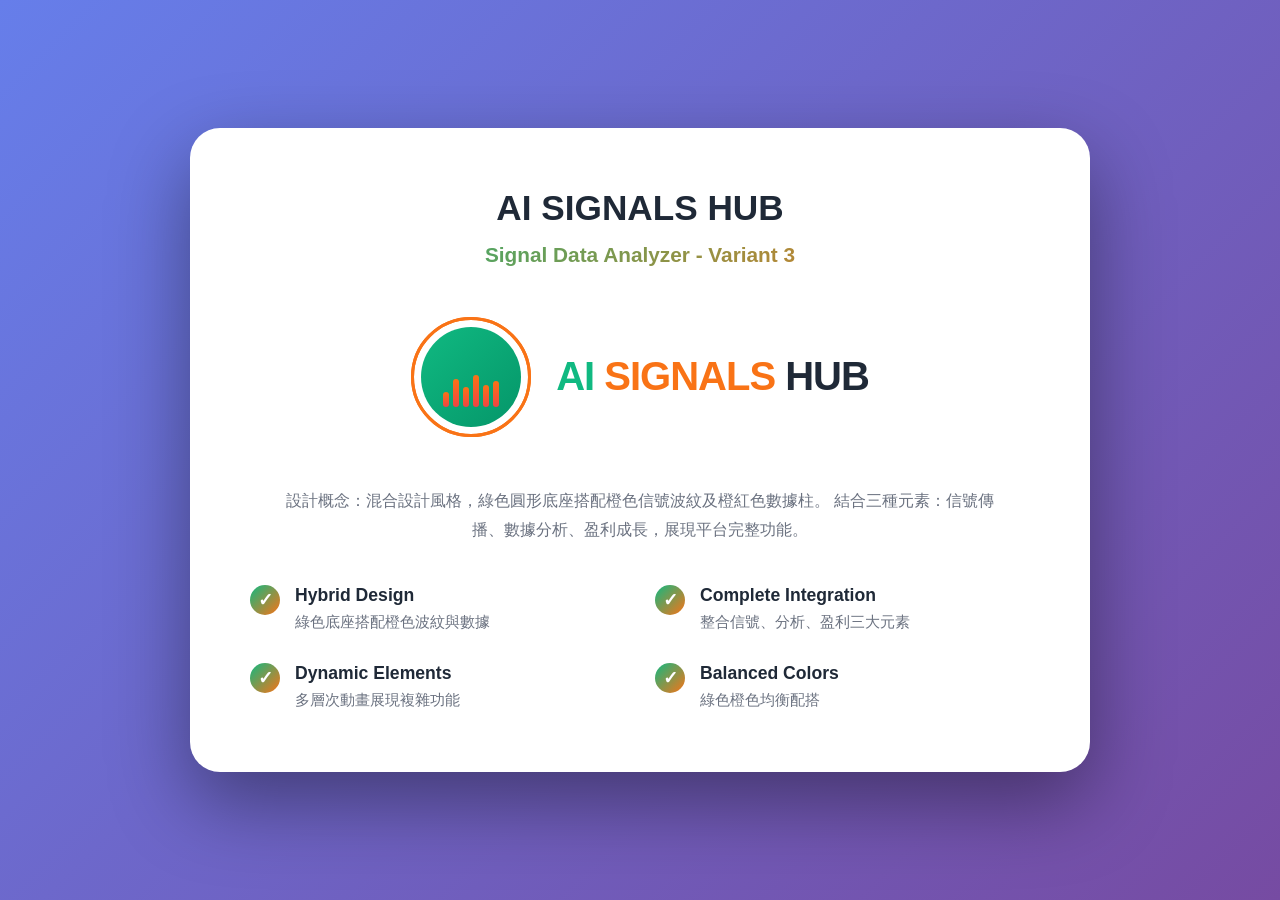
<file: logo-variant-3.html>
<!DOCTYPE html>
<html lang="en">
<head>
    <meta charset="UTF-8">
    <meta name="viewport" content="width=device-width, initial-scale=1.0">
    <title>AI SIGNALS HUB - Logo Variant 3</title>
    <style>
        * {
            margin: 0;
            padding: 0;
            box-sizing: border-box;
        }

        body {
            font-family: -apple-system, BlinkMacSystemFont, 'Segoe UI', Arial, sans-serif;
            background: linear-gradient(135deg, #667eea 0%, #764ba2 100%);
            min-height: 100vh;
            padding: 40px 20px;
            display: flex;
            align-items: center;
            justify-content: center;
        }

        .container {
            max-width: 900px;
            background: white;
            border-radius: 30px;
            padding: 60px;
            box-shadow: 0 30px 80px rgba(0,0,0,0.4);
        }

        h1 {
            text-align: center;
            color: #1F2937;
            font-size: 2.2em;
            margin-bottom: 15px;
            font-weight: 700;
        }

        .subtitle {
            text-align: center;
            background: linear-gradient(135deg, #10B981, #F97316);
            -webkit-background-clip: text;
            -webkit-text-fill-color: transparent;
            background-clip: text;
            font-size: 1.3em;
            margin-bottom: 50px;
            font-weight: 600;
        }

        .logo-container {
            display: flex;
            align-items: center;
            justify-content: center;
            gap: 25px;
            margin-bottom: 50px;
        }

        .logo-icon {
            position: relative;
            width: 120px;
            height: 120px;
        }

        /* Mixed design - green base with orange/red elements */
        .base-circle {
            position: absolute;
            width: 100px;
            height: 100px;
            background: linear-gradient(135deg, #10B981, #059669);
            border-radius: 50%;
            top: 10px;
            left: 10px;
            z-index: 1;
        }

        /* Animated signal rings - orange */
        .signal-ring {
            position: absolute;
            border-radius: 50%;
            border: 3px solid #F97316;
            top: 0;
            left: 0;
        }

        .ring-1 {
            width: 120px;
            height: 120px;
            animation: signalPulse 2.5s ease-out infinite;
        }

        .ring-2 {
            width: 120px;
            height: 120px;
            animation: signalPulse 2.5s ease-out infinite 0.5s;
        }

        @keyframes signalPulse {
            0% {
                transform: scale(0.6);
                opacity: 0.8;
            }
            100% {
                transform: scale(1.3);
                opacity: 0;
            }
        }

        /* Center data visualization */
        .data-visual {
            position: absolute;
            width: 60px;
            height: 60px;
            top: 30px;
            left: 30px;
            display: flex;
            align-items: flex-end;
            justify-content: space-around;
            z-index: 10;
        }

        .mini-bar {
            width: 6px;
            border-radius: 3px;
            background: linear-gradient(to top, #EF4444, #F97316);
            animation: barBounce 1.5s ease-in-out infinite;
        }

        .mini-bar-1 { height: 15px; animation-delay: 0s; }
        .mini-bar-2 { height: 28px; animation-delay: 0.15s; }
        .mini-bar-3 { height: 20px; animation-delay: 0.3s; }
        .mini-bar-4 { height: 32px; animation-delay: 0.45s; }
        .mini-bar-5 { height: 22px; animation-delay: 0.6s; }
        .mini-bar-6 { height: 26px; animation-delay: 0.75s; }

        @keyframes barBounce {
            0%, 100% { 
                opacity: 0.7;
            }
            50% { 
                opacity: 1;
                transform: scaleY(1.2);
            }
        }

        .logo-text {
            font-size: 2.5em;
            font-weight: 800;
            letter-spacing: -1px;
        }

        .logo-text .ai {
            color: #10B981;
        }

        .logo-text .signals {
            color: #F97316;
        }

        .logo-text .hub {
            color: #1F2937;
        }

        .description {
            text-align: center;
            color: #6B7280;
            font-size: 1em;
            line-height: 1.8;
            margin-bottom: 40px;
            padding: 0 20px;
        }

        .features {
            display: grid;
            grid-template-columns: repeat(2, 1fr);
            gap: 30px;
        }

        .feature {
            display: flex;
            gap: 15px;
            align-items: flex-start;
        }

        .feature-icon {
            width: 30px;
            height: 30px;
            background: linear-gradient(135deg, #10B981, #F97316);
            border-radius: 50%;
            display: flex;
            align-items: center;
            justify-content: center;
            flex-shrink: 0;
        }

        .feature-icon::after {
            content: '✓';
            color: white;
            font-size: 18px;
            font-weight: bold;
        }

        .feature-content h3 {
            color: #1F2937;
            font-size: 1.1em;
            margin-bottom: 5px;
            font-weight: 700;
        }

        .feature-content p {
            color: #6B7280;
            font-size: 0.95em;
            line-height: 1.5;
        }
    </style>
</head>
<body>
    <div class="container">
        <h1>AI SIGNALS HUB</h1>
        <div class="subtitle">Signal Data Analyzer - Variant 3</div>
        
        <div class="logo-container">
            <div class="logo-icon">
                <!-- Base green circle -->
                <div class="base-circle"></div>
                
                <!-- Signal rings -->
                <div class="signal-ring ring-1"></div>
                <div class="signal-ring ring-2"></div>
                
                <!-- Center data visualization -->
                <div class="data-visual">
                    <div class="mini-bar mini-bar-1"></div>
                    <div class="mini-bar mini-bar-2"></div>
                    <div class="mini-bar mini-bar-3"></div>
                    <div class="mini-bar mini-bar-4"></div>
                    <div class="mini-bar mini-bar-5"></div>
                    <div class="mini-bar mini-bar-6"></div>
                </div>
            </div>
            
            <div class="logo-text">
                <span class="ai">AI</span> <span class="signals">SIGNALS</span> <span class="hub">HUB</span>
            </div>
        </div>

        <p class="description">
            設計概念：混合設計風格，綠色圓形底座搭配橙色信號波紋及橙紅色數據柱。
            結合三種元素：信號傳播、數據分析、盈利成長，展現平台完整功能。
        </p>

        <div class="features">
            <div class="feature">
                <div class="feature-icon"></div>
                <div class="feature-content">
                    <h3>Hybrid Design</h3>
                    <p>綠色底座搭配橙色波紋與數據</p>
                </div>
            </div>
            <div class="feature">
                <div class="feature-icon"></div>
                <div class="feature-content">
                    <h3>Complete Integration</h3>
                    <p>整合信號、分析、盈利三大元素</p>
                </div>
            </div>
            <div class="feature">
                <div class="feature-icon"></div>
                <div class="feature-content">
                    <h3>Dynamic Elements</h3>
                    <p>多層次動畫展現複雜功能</p>
                </div>
            </div>
            <div class="feature">
                <div class="feature-icon"></div>
                <div class="feature-content">
                    <h3>Balanced Colors</h3>
                    <p>綠色橙色均衡配搭</p>
                </div>
            </div>
        </div>
    </div>
</body>
</html>
</file>
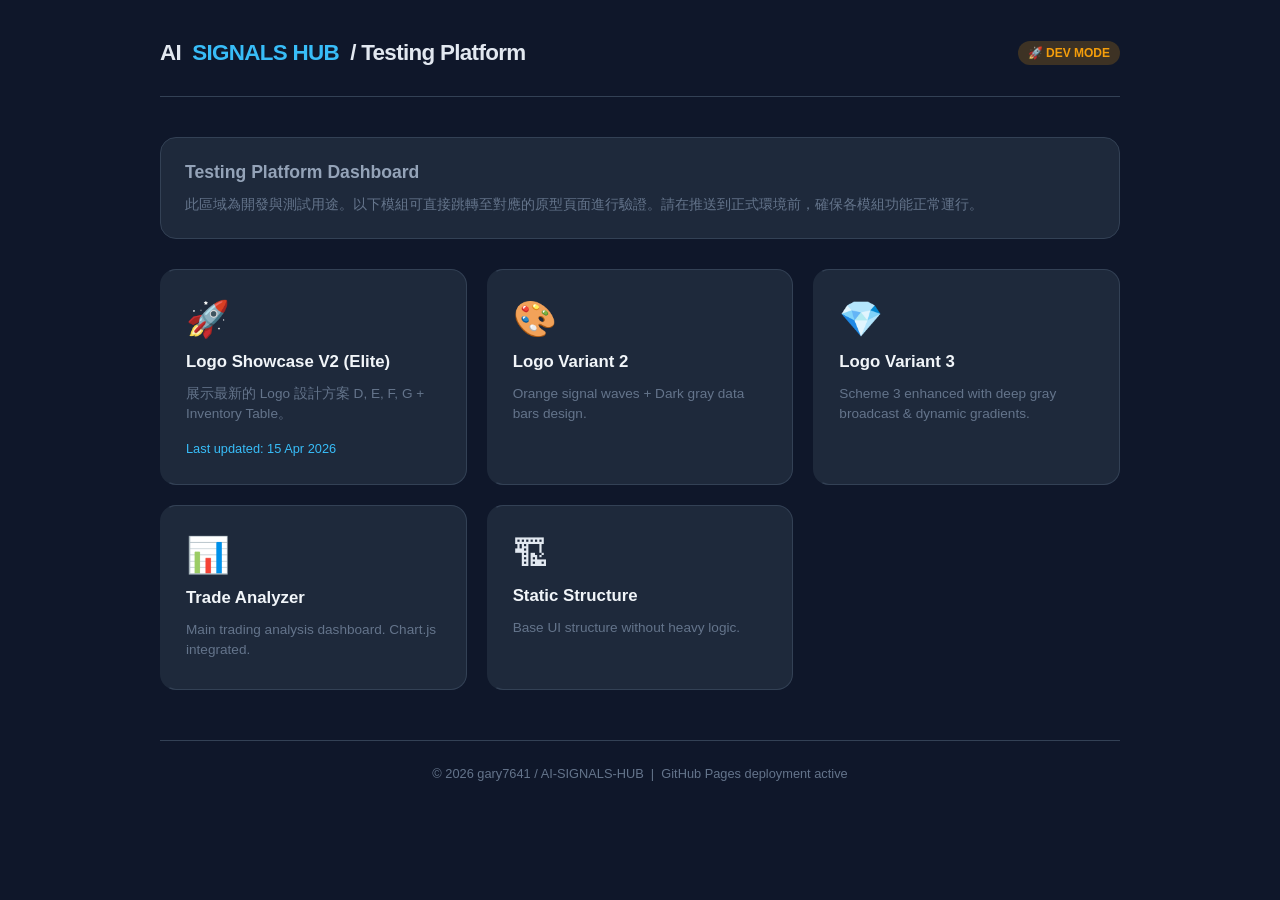
<file: testing-platform.html>
<!DOCTYPE html>
<html lang="en">
<head>
    <meta charset="UTF-8">
    <meta name="viewport" content="width=device-width, initial-scale=1.0">
    <title>AI SIGNALS HUB - Testing Platform</title>
    <style>
        * { margin: 0; padding: 0; box-sizing: border-box; }
        body {
            font-family: -apple-system, BlinkMacSystemFont, 'Segoe UI', Arial, sans-serif;
            background: #0F172A;
            min-height: 100vh;
            padding: 40px 20px;
            color: #E2E8F0;
        }
        .container { max-width: 960px; margin: 0 auto; }
        /* Header */
        header {
            display: flex;
            justify-content: space-between;
            align-items: center;
            padding-bottom: 30px;
            border-bottom: 1px solid #334155;
            margin-bottom: 40px;
        }
        .brand { font-size: 1.4em; font-weight: 800; letter-spacing: -0.03em; }
        .brand span { color: #38BDF8; }
        .status-badge {
            font-size: 0.75em;
            padding: 5px 10px;
            border-radius: 50px;
            background: #F59E0B33;
            color: #F59E0B;
            font-weight: 600;
        }
        /* Info Card */
        .info-card {
            background: #1E293B;
            padding: 24px;
            border-radius: 16px;
            border: 1px solid #334155;
            margin-bottom: 30px;
        }
        .info-card h2 { font-size: 1.1em; color: #94A3B8; margin-bottom: 12px; }
        .info-card p { font-size: 0.9em; color: #64748B; }
        /* Grid */
        .module-grid {
            display: grid;
            grid-template-columns: repeat(auto-fit, minmax(260px, 1fr));
            gap: 20px;
        }
        /* Module Card */
        .module-card {
            background: #1E293B;
            padding: 28px 22px;
            border-radius: 16px;
            border: 1px solid #334155;
            transition: all 0.3s ease;
            cursor: pointer;
            text-decoration: none;
            color: #E2E8F0;
            display: flex;
            flex-direction: column;
            gap: 12px;
            border-left: 4px solid transparent;
        }
        .module-card:hover { background: #253248; transform: translateY(-2px); border-left-color: #38BDF8; }
        .module-card.logos:hover { border-left-color: #F59E0B; }
        .module-card.brands:hover { border-left-color: #F43F5E; }
        .module-card.analyzer:hover { border-left-color: #10B981; }
        .module-icon { font-size: 2.2em; }
        .module-title { font-size: 1.05em; font-weight: 700; color: #F1F5F9; }
        .module-desc { font-size: 0.85em; color: #64748B; line-height: 1.5; }
        /* Footer */
        footer {
            margin-top: 50px;
            padding-top: 25px;
            border-top: 1px solid #334155;
            text-align: center;
            font-size: 0.8em;
            color: #64748B;
        }
        /* Utility */
        .updated { font-size: 0.8em; color: #38BDF8; margin-top: 4px; }
    </style>
</head>
<body>
<div class="container">
    <header>
        <div class="brand">AI &nbsp;<span>SIGNALS HUB</span> &nbsp;/ Testing Platform</div>
        <div class="status-badge">&#128640; DEV MODE</div>
    </header>

    <div class="info-card">
        <h2>Testing Platform Dashboard</h2>
        <p>此區域為開發與測試用途。以下模組可直接跳轉至對應的原型頁面進行驗證。請在推送到正式環境前，確保各模組功能正常運行。</p>
    </div>

    <div class="module-grid">
        <a href="logo-pastel-showcase.html" class="module-card logos">
            <div class="module-icon">&#128640;</div>
            <div class="module-title">Logo Showcase V2 (Elite)</div>
            <div class="module-desc">展示最新的 Logo 設計方案 D, E, F, G + Inventory Table。</div>
            <div class="updated">Last updated: 15 Apr 2026</div>
        </a>
        <a href="logo-variant-2.html" class="module-card brands">
            <div class="module-icon">&#127912;</div>
            <div class="module-title">Logo Variant 2</div>
            <div class="module-desc">Orange signal waves + Dark gray data bars design.</div>
        </a>
        <a href="logo-variant-3.html" class="module-card brands">
            <div class="module-icon">&#128142;</div>
            <div class="module-title">Logo Variant 3</div>
            <div class="module-desc">Scheme 3 enhanced with deep gray broadcast &amp; dynamic gradients.</div>
        </a>
        <a href="index.html" class="module-card analyzer">
            <div class="module-icon">&#128202;</div>
            <div class="module-title">Trade Analyzer</div>
            <div class="module-desc">Main trading analysis dashboard. Chart.js integrated.</div>
        </a>
        <a href="logo-static.html" class="module-card">
            <div class="module-icon">&#127959;</div>
            <div class="module-title">Static Structure</div>
            <div class="module-desc">Base UI structure without heavy logic.</div>
        </a>
    </div>

    <footer>
        &copy; 2026 gary7641 / AI-SIGNALS-HUB &nbsp;|&nbsp; GitHub Pages deployment active
    </footer>
</div>
</body>
</html>
</file>
